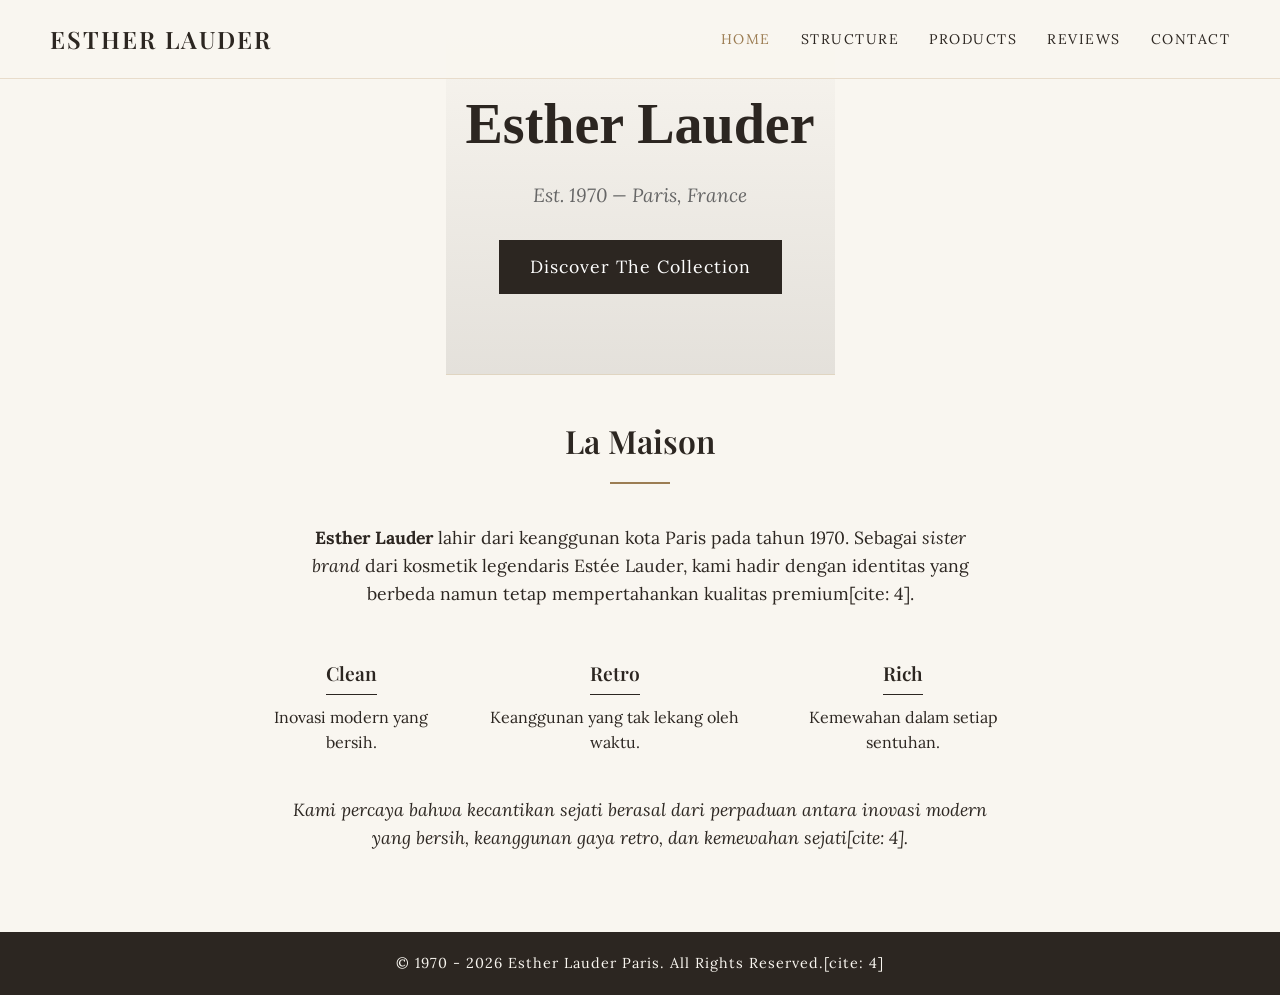
<file: index.html>
<!DOCTYPE html>
<html lang="id">
<head>
    <meta charset="UTF-8">
    <meta name="viewport" content="width=device-width, initial-scale=1.0">
    <title>Esther Lauder | Clean, Retro, Rich Aesthetic</title>
    <link rel="stylesheet" href="style.css">
    <style>
        /* Tambahan gaya khusus untuk Landing Page (bisa dipindahkan ke style.css) */
        .hero-section {
            text-align: center;
            padding: 80px 20px;
            background: linear-gradient(to bottom, var(--bg-color), rgba(44, 38, 33, 0.1));
            border-bottom: 1px solid #e0d5c1;
            margin-bottom: 40px;
        }
        .hero-title {
            font-size: 3.5rem;
            margin-bottom: 10px;
            font-family: 'Georgia', serif;
        }
        .hero-subtitle {
            font-size: 1.2rem;
            margin-bottom: 30px;
            font-style: italic;
            color: #666;
        }
        .cta-button {
            display: inline-block;
            padding: 12px 30px;
            background-color: #2c2621;
            color: #fff;
            text-decoration: none;
            font-size: 1.1rem;
            letter-spacing: 1px;
            border: 1px solid #2c2621;
            transition: all 0.3s ease;
        }
        .cta-button:hover {
            background-color: transparent;
            color: #2c2621;
        }
        .features {
            display: flex;
            justify-content: center;
            gap: 40px;
            margin-top: 50px;
            text-align: center;
        }
        .feature-item h3 {
            font-size: 1.2rem;
            margin-bottom: 10px;
            border-bottom: 1px solid #2c2621;
            display: inline-block;
            padding-bottom: 5px;
        }
    </style>
</head>
<body>
    <nav>
        <a href="index.html" class="brand-logo">Esther Lauder</a>
        <ul class="nav-links">
            <li><a href="index.html" class="active">Home</a></li>
            <li><a href="team.html">Structure</a></li>
            <li><a href="products.html">Products</a></li>
            <li><a href="reviews.html">Reviews</a></li>
            <li><a href="contact.html">Contact</a></li>
        </ul>
    </nav>

    <main style="padding: 0; max-width: 100%;">
        <!-- Hero Section -->
        <section class="hero-section">
            <h1 class="hero-title">Esther Lauder</h1>
            <p class="hero-subtitle">Est. 1970 — Paris, France</p>
            <a href="products.html" class="cta-button">Discover The Collection</a>
        </section>

        <!-- Brand Story Section -->
        <section style="max-width: 800px; margin: 0 auto; padding: 0 20px; text-align: center;">
            <h2 class="page-title" style="font-size: 2rem;">La Maison</h2>
            <p class="about-text"><strong>Esther Lauder</strong> lahir dari keanggunan kota Paris pada tahun 1970. Sebagai <em>sister brand</em> dari kosmetik legendaris Estée Lauder, kami hadir dengan identitas yang berbeda namun tetap mempertahankan kualitas premium[cite: 4].</p>
            
            <div class="features">
                <div class="feature-item">
                    <h3>Clean</h3>
                    <p>Inovasi modern yang bersih.</p>
                </div>
                <div class="feature-item">
                    <h3>Retro</h3>
                    <p>Keanggunan yang tak lekang oleh waktu.</p>
                </div>
                <div class="feature-item">
                    <h3>Rich</h3>
                    <p>Kemewahan dalam setiap sentuhan.</p>
                </div>
            </div>
            
            <p class="about-text" style="margin-top: 40px; font-style: italic;">Kami percaya bahwa kecantikan sejati berasal dari perpaduan antara inovasi modern yang bersih, keanggunan gaya retro, dan kemewahan sejati[cite: 4].</p>
        </section>
    </main>

    <footer style="margin-top: 60px; text-align: center; padding: 20px;">
        <p>&copy; 1970 - 2026 Esther Lauder Paris. All Rights Reserved.[cite: 4]</p>
    </footer>
</body>
</html>
</file>
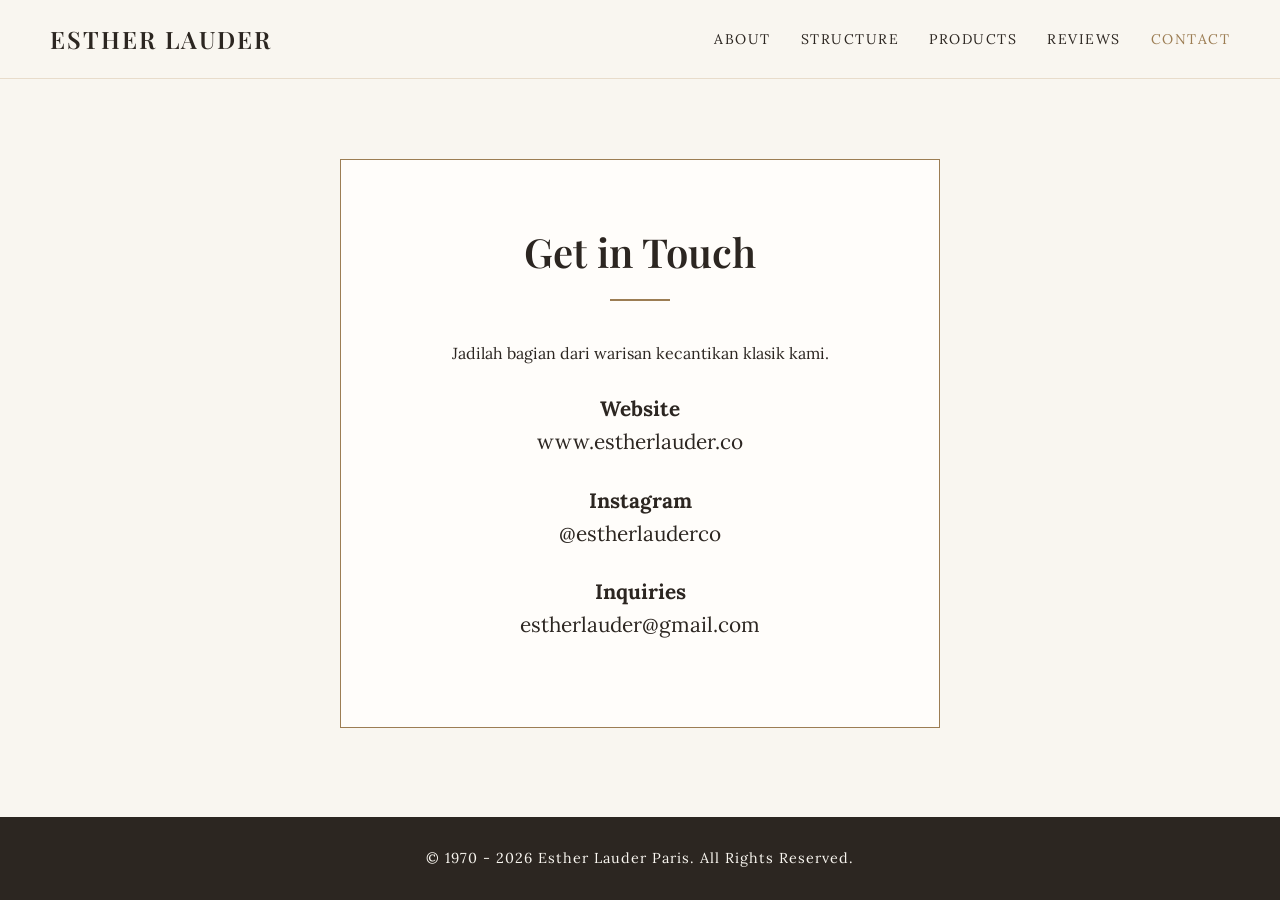
<file: contact.html>
<!DOCTYPE html>
<html lang="id">
<head>
    <meta charset="UTF-8">
    <meta name="viewport" content="width=device-width, initial-scale=1.0">
    <title>Esther Lauder | Contact</title>
    <link rel="stylesheet" href="style.css">
</head>
<body>
    <nav>
        <a href="index.html" class="brand-logo">Esther Lauder</a>
        <ul class="nav-links">
            <li><a href="index.html">About</a></li>
            <li><a href="team.html">Structure</a></li>
            <li><a href="products.html">Products</a></li>
            <li><a href="reviews.html">Reviews</a></li>
            <li><a href="contact.html" class="active">Contact</a></li>
        </ul>
    </nav>

    <main>
        <div class="contact-box">
            <h1 class="page-title" style="font-size: 2.5rem; margin-top: 0;">Get in Touch</h1>
            <p>Jadilah bagian dari warisan kecantikan klasik kami.</p>
            
            <div class="contact-info">
                <p><strong>Website</strong><br>
                <a href="http://www.estherlauder.co" target="_blank">www.estherlauder.co</a></p>
            </div>
            
            <div class="contact-info">
                <p><strong>Instagram</strong><br>
                <a href="https://instagram.com/estherlauderco" target="_blank">@estherlauderco</a></p>
            </div>
            
            <div class="contact-info">
                <p><strong>Inquiries</strong><br>
                <a href="mailto:estherlauder@gmail.com">estherlauder@gmail.com</a></p>
            </div>
        </div>
    </main>

    <footer>
        <p>&copy; 1970 - 2026 Esther Lauder Paris. All Rights Reserved.</p>
    </footer>
</body>
</html>
</file>
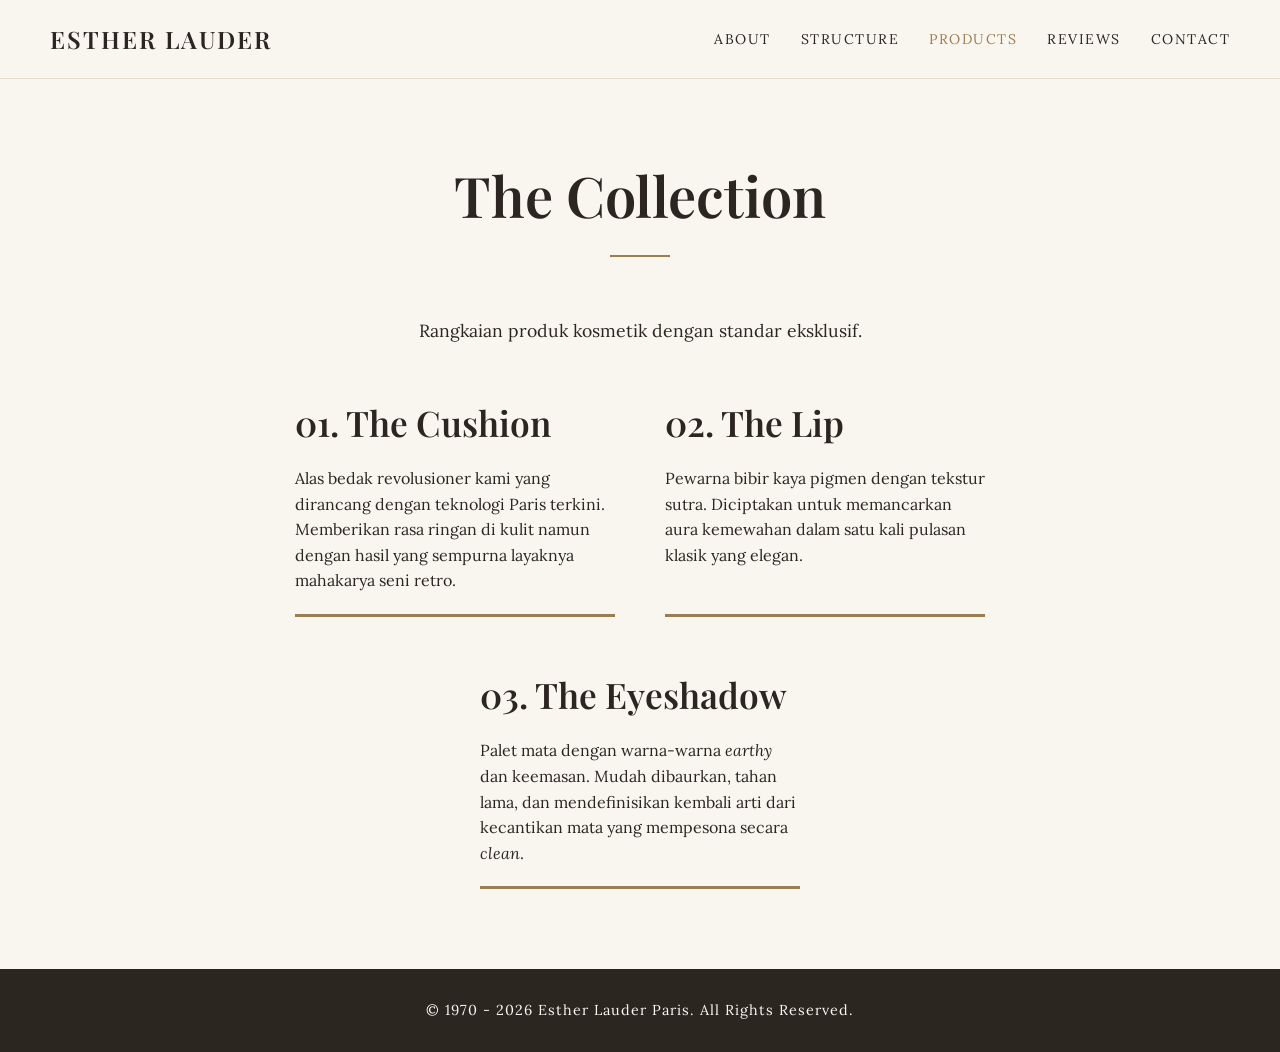
<file: products.html>
<!DOCTYPE html>
<html lang="id">
<head>
    <meta charset="UTF-8">
    <meta name="viewport" content="width=device-width, initial-scale=1.0">
    <title>Esther Lauder | Products</title>
    <link rel="stylesheet" href="style.css">
</head>
<body>
    <nav>
        <a href="index.html" class="brand-logo">Esther Lauder</a>
        <ul class="nav-links">
            <li><a href="index.html">About</a></li>
            <li><a href="team.html">Structure</a></li>
            <li><a href="products.html" class="active">Products</a></li>
            <li><a href="reviews.html">Reviews</a></li>
            <li><a href="contact.html">Contact</a></li>
        </ul>
    </nav>

    <main>
        <h1 class="page-title">The Collection</h1>
        <p style="margin-bottom: 50px; font-size: 1.1rem;">Rangkaian produk kosmetik dengan standar eksklusif.</p>

        <div class="product-grid">
            <div class="product-card">
                <h3>01. The Cushion</h3>
                <p>Alas bedak revolusioner kami yang dirancang dengan teknologi Paris terkini. Memberikan rasa ringan di kulit namun dengan hasil yang sempurna layaknya mahakarya seni retro.</p>
            </div>
            <div class="product-card">
                <h3>02. The Lip</h3>
                <p>Pewarna bibir kaya pigmen dengan tekstur sutra. Diciptakan untuk memancarkan aura kemewahan dalam satu kali pulasan klasik yang elegan.</p>
            </div>
            <div class="product-card">
                <h3>03. The Eyeshadow</h3>
                <p>Palet mata dengan warna-warna <em>earthy</em> dan keemasan. Mudah dibaurkan, tahan lama, dan mendefinisikan kembali arti dari kecantikan mata yang mempesona secara <em>clean</em>.</p>
            </div>
        </div>
    </main>

    <footer>
        <p>&copy; 1970 - 2026 Esther Lauder Paris. All Rights Reserved.</p>
    </footer>
</body>
</html>
</file>
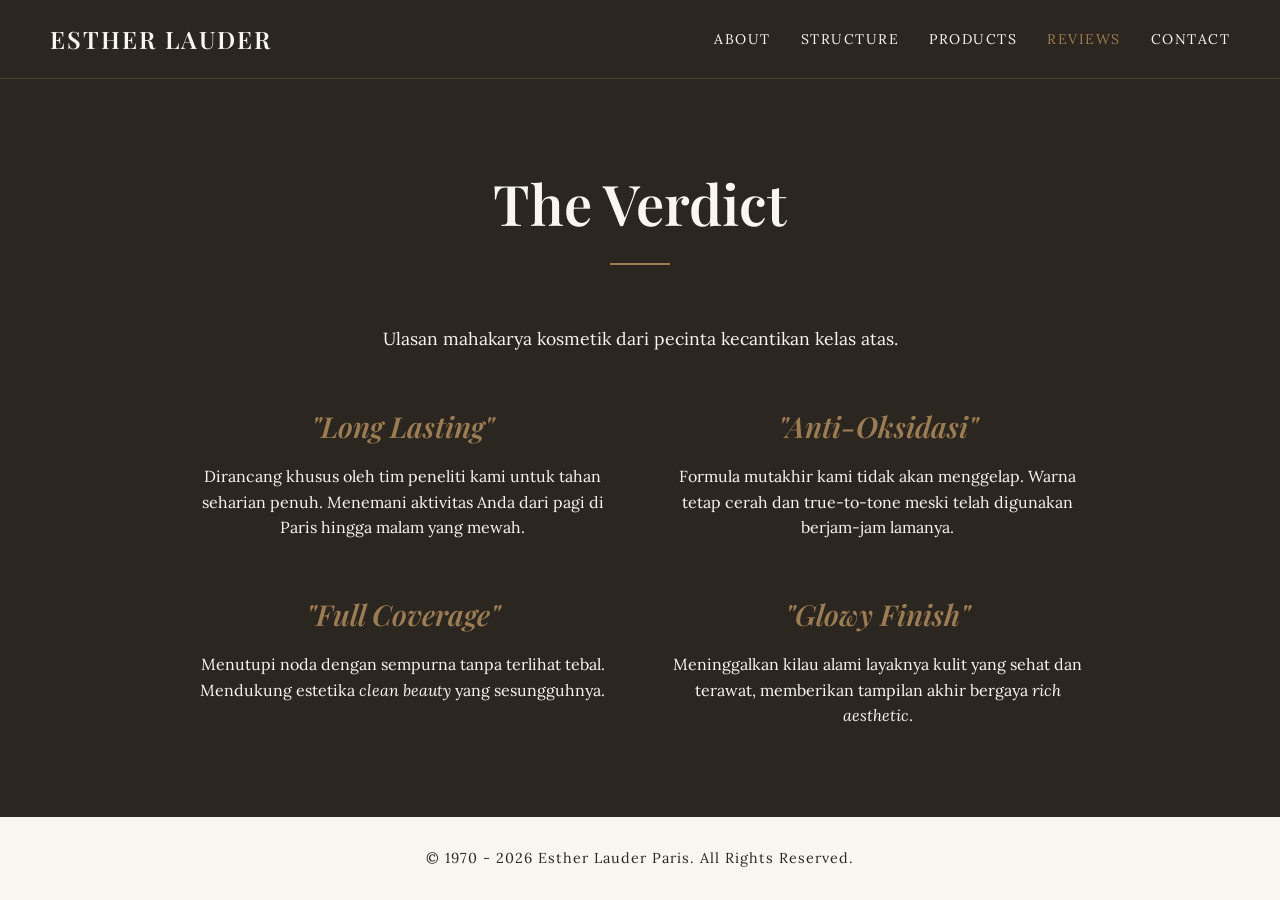
<file: reviews.html>
<!DOCTYPE html>
<html lang="id">
<head>
    <meta charset="UTF-8">
    <meta name="viewport" content="width=device-width, initial-scale=1.0">
    <title>Esther Lauder | Reviews</title>
    <link rel="stylesheet" href="style.css">
</head>
<body style="background-color: var(--text-color); color: var(--bg-color);">
    <nav style="background-color: rgba(44, 38, 33, 0.95); border-bottom: 1px solid #4a4036;">
        <a href="index.html" class="brand-logo" style="color: var(--bg-color);">Esther Lauder</a>
        <ul class="nav-links">
            <li><a href="index.html" style="color: var(--bg-color);">About</a></li>
            <li><a href="team.html" style="color: var(--bg-color);">Structure</a></li>
            <li><a href="products.html" style="color: var(--bg-color);">Products</a></li>
            <li><a href="reviews.html" class="active" style="color: var(--accent-color);">Reviews</a></li>
            <li><a href="contact.html" style="color: var(--bg-color);">Contact</a></li>
        </ul>
    </nav>

    <main>
        <h1 class="page-title" style="color: var(--bg-color);">The Verdict</h1>
        <p style="margin-bottom: 50px; font-size: 1.1rem;">Ulasan mahakarya kosmetik dari pecinta kecantikan kelas atas.</p>
        
        <div class="review-grid">
            <div class="review-item">
                <h4>"Long Lasting"</h4>
                <p>Dirancang khusus oleh tim peneliti kami untuk tahan seharian penuh. Menemani aktivitas Anda dari pagi di Paris hingga malam yang mewah.</p>
            </div>
            <div class="review-item">
                <h4>"Anti-Oksidasi"</h4>
                <p>Formula mutakhir kami tidak akan menggelap. Warna tetap cerah dan true-to-tone meski telah digunakan berjam-jam lamanya.</p>
            </div>
            <div class="review-item">
                <h4>"Full Coverage"</h4>
                <p>Menutupi noda dengan sempurna tanpa terlihat tebal. Mendukung estetika <em>clean beauty</em> yang sesungguhnya.</p>
            </div>
            <div class="review-item">
                <h4>"Glowy Finish"</h4>
                <p>Meninggalkan kilau alami layaknya kulit yang sehat dan terawat, memberikan tampilan akhir bergaya <em>rich aesthetic</em>.</p>
            </div>
        </div>
    </main>

    <footer style="background-color: var(--bg-color); color: var(--text-color);">
        <p>&copy; 1970 - 2026 Esther Lauder Paris. All Rights Reserved.</p>
    </footer>
</body>
</html>
</file>
<file: style.css>
@import url('https://fonts.googleapis.com/css2?family=Lora:ital,wght@0,400;0,600;1,400&family=Playfair+Display:ital,wght@0,400;0,600;0,700;1,400&display=swap');

:root {
    --bg-color: #F9F6F0; 
    --text-color: #2C2621; 
    --accent-color: #9C7D53; 
    --light-accent: #E8DCCB;
}

* {
    margin: 0;
    padding: 0;
    box-sizing: border-box;
}

body {
    font-family: 'Lora', serif;
    background-color: var(--bg-color);
    color: var(--text-color);
    line-height: 1.6;
    display: flex;
    flex-direction: column;
    min-height: 100vh; /* Memastikan footer selalu di bawah */
}

h1, h2, h3, h4, .brand-logo {
    font-family: 'Playfair Display', serif;
    font-weight: 600;
}

/* NAVIGATION */
nav {
    position: fixed;
    top: 0;
    width: 100%;
    background-color: rgba(249, 246, 240, 0.95);
    padding: 20px 50px;
    display: flex;
    justify-content: space-between;
    align-items: center;
    z-index: 1000;
    border-bottom: 1px solid var(--light-accent);
}

.brand-logo {
    font-size: 24px;
    letter-spacing: 2px;
    text-decoration: none;
    color: var(--text-color);
    text-transform: uppercase;
}

.nav-links {
    list-style: none;
    display: flex;
    gap: 30px;
}

.nav-links a {
    text-decoration: none;
    color: var(--text-color);
    font-size: 14px;
    text-transform: uppercase;
    letter-spacing: 1.5px;
    transition: color 0.3s ease;
}

.nav-links a:hover, .nav-links a.active {
    color: var(--accent-color);
}

/* MAIN CONTENT CONTAINER */
main {
    flex: 1; /* Mengisi sisa ruang kosong antara nav dan footer */
    display: flex;
    flex-direction: column;
    justify-content: center;
    align-items: center;
    text-align: center;
    padding: 150px 10% 80px 10%; /* Memberi jarak agar tidak tertutup Navbar */
}

.page-title {
    font-size: 3.5rem;
    margin-bottom: 20px;
    color: var(--text-color);
}
.page-title::after {
    content: '';
    width: 60px;
    height: 2px;
    background-color: var(--accent-color);
    display: block;
    margin: 15px auto 40px auto;
}

/* SPECIFIC PAGE STYLES */
.est-date {
    font-family: 'Playfair Display', serif;
    font-style: italic;
    font-size: 1.5rem;
    color: var(--accent-color);
    margin-bottom: 20px;
}
.about-text {
    max-width: 700px;
    font-size: 1.1rem;
    margin: 0 auto 20px auto;
}

.team-grid {
    display: flex;
    flex-wrap: wrap;
    justify-content: center;
    gap: 40px;
}
.team-member {
    width: 250px;
    padding: 40px 20px;
    border: 1px solid var(--light-accent);
    background-color: #fffdfa;
    box-shadow: 0 5px 15px rgba(0,0,0,0.02);
}
.team-role {
    color: var(--accent-color);
    font-size: 0.9rem;
    text-transform: uppercase;
    letter-spacing: 1px;
    margin-bottom: 15px;
}
.team-name { font-size: 1.8rem; }

.product-grid {
    display: flex;
    justify-content: center;
    gap: 50px;
    flex-wrap: wrap;
}
.product-card {
    width: 320px;
    text-align: left;
    border-bottom: 3px solid var(--accent-color);
    padding-bottom: 20px;
}
.product-card h3 { font-size: 2.2rem; margin-bottom: 15px; }

.review-grid {
    display: grid;
    grid-template-columns: repeat(2, 1fr);
    gap: 50px;
    max-width: 900px;
}
.review-item h4 {
    font-size: 1.8rem;
    color: var(--accent-color);
    margin-bottom: 15px;
    font-style: italic;
}

.contact-box {
    border: 1px solid var(--accent-color);
    padding: 60px;
    max-width: 600px;
    width: 100%;
    background-color: #fffdfa;
}
.contact-info { margin: 25px 0; font-size: 1.3rem; }
.contact-info a { color: var(--text-color); text-decoration: none; }
.contact-info a:hover { color: var(--accent-color); }

/* FOOTER */
footer {
    text-align: center;
    padding: 30px;
    background-color: var(--text-color);
    color: var(--bg-color);
    font-size: 0.9rem;
    letter-spacing: 1px;
}
</file>
